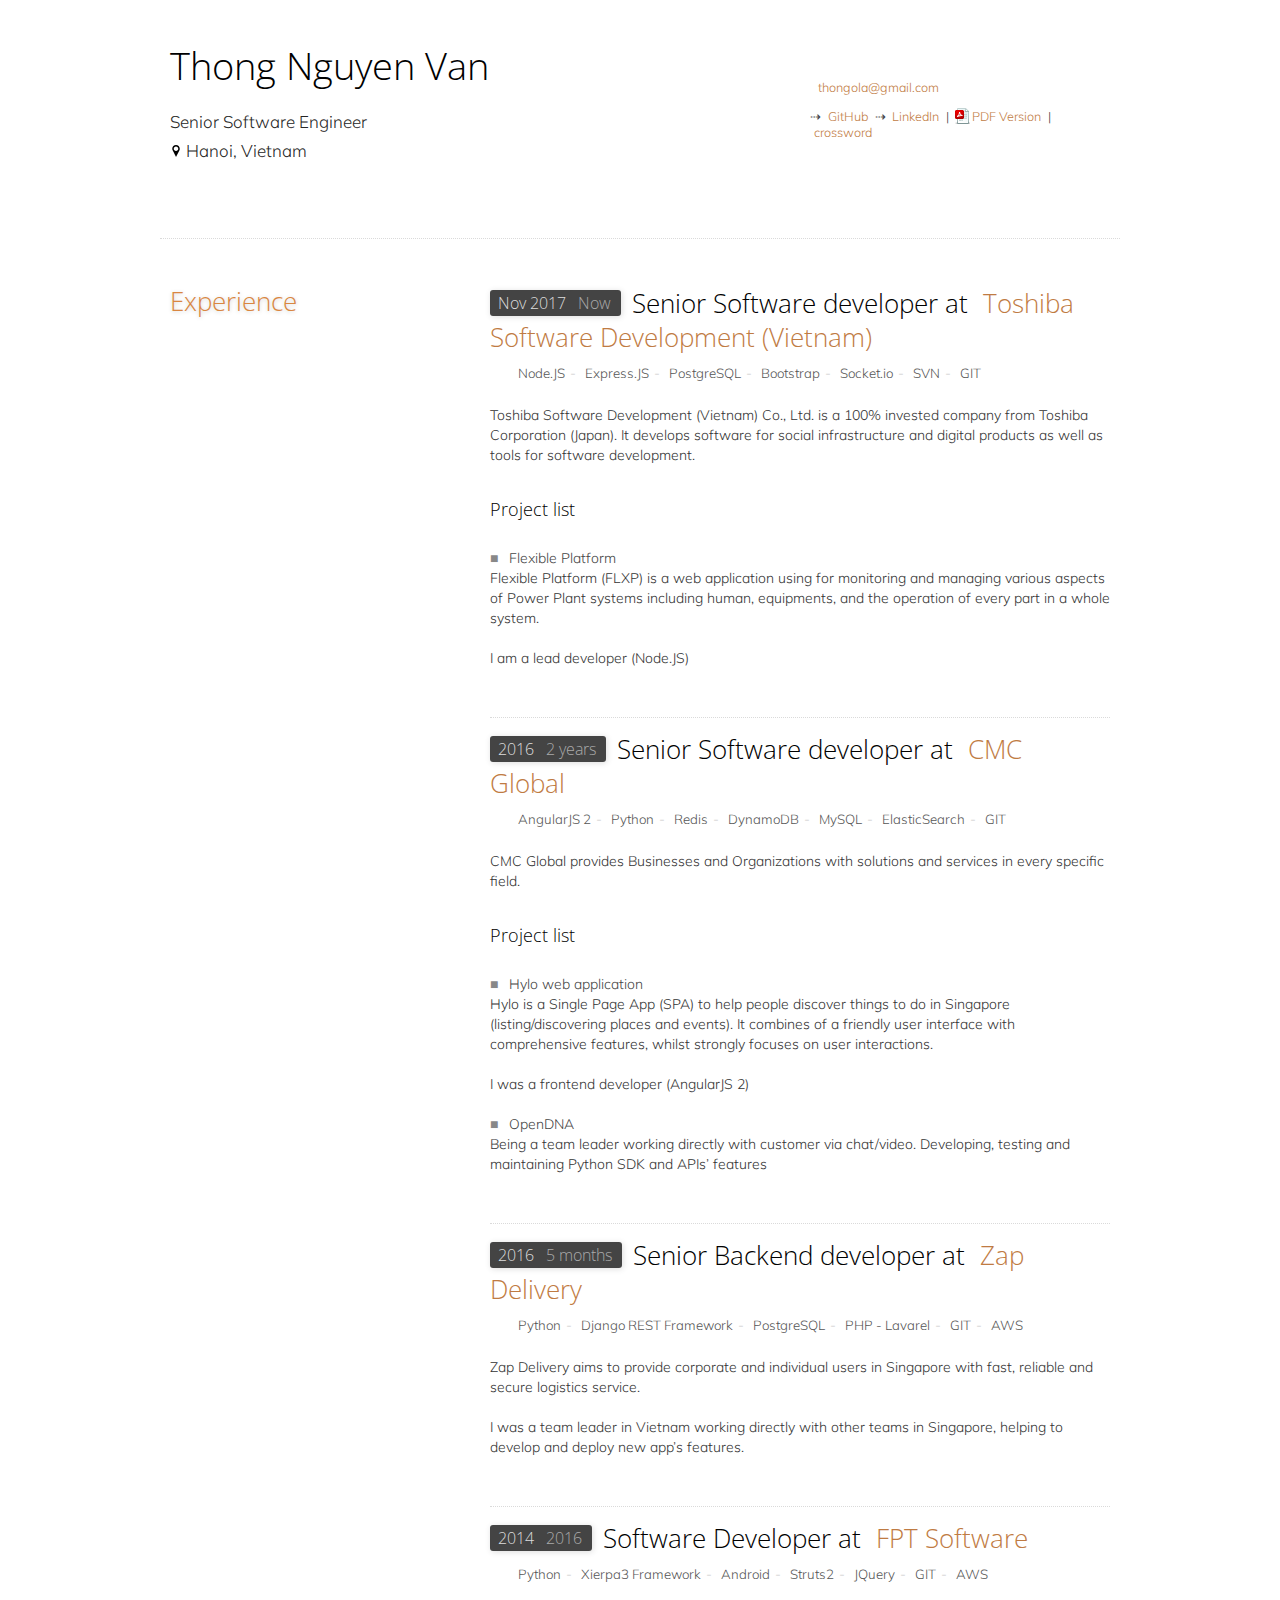
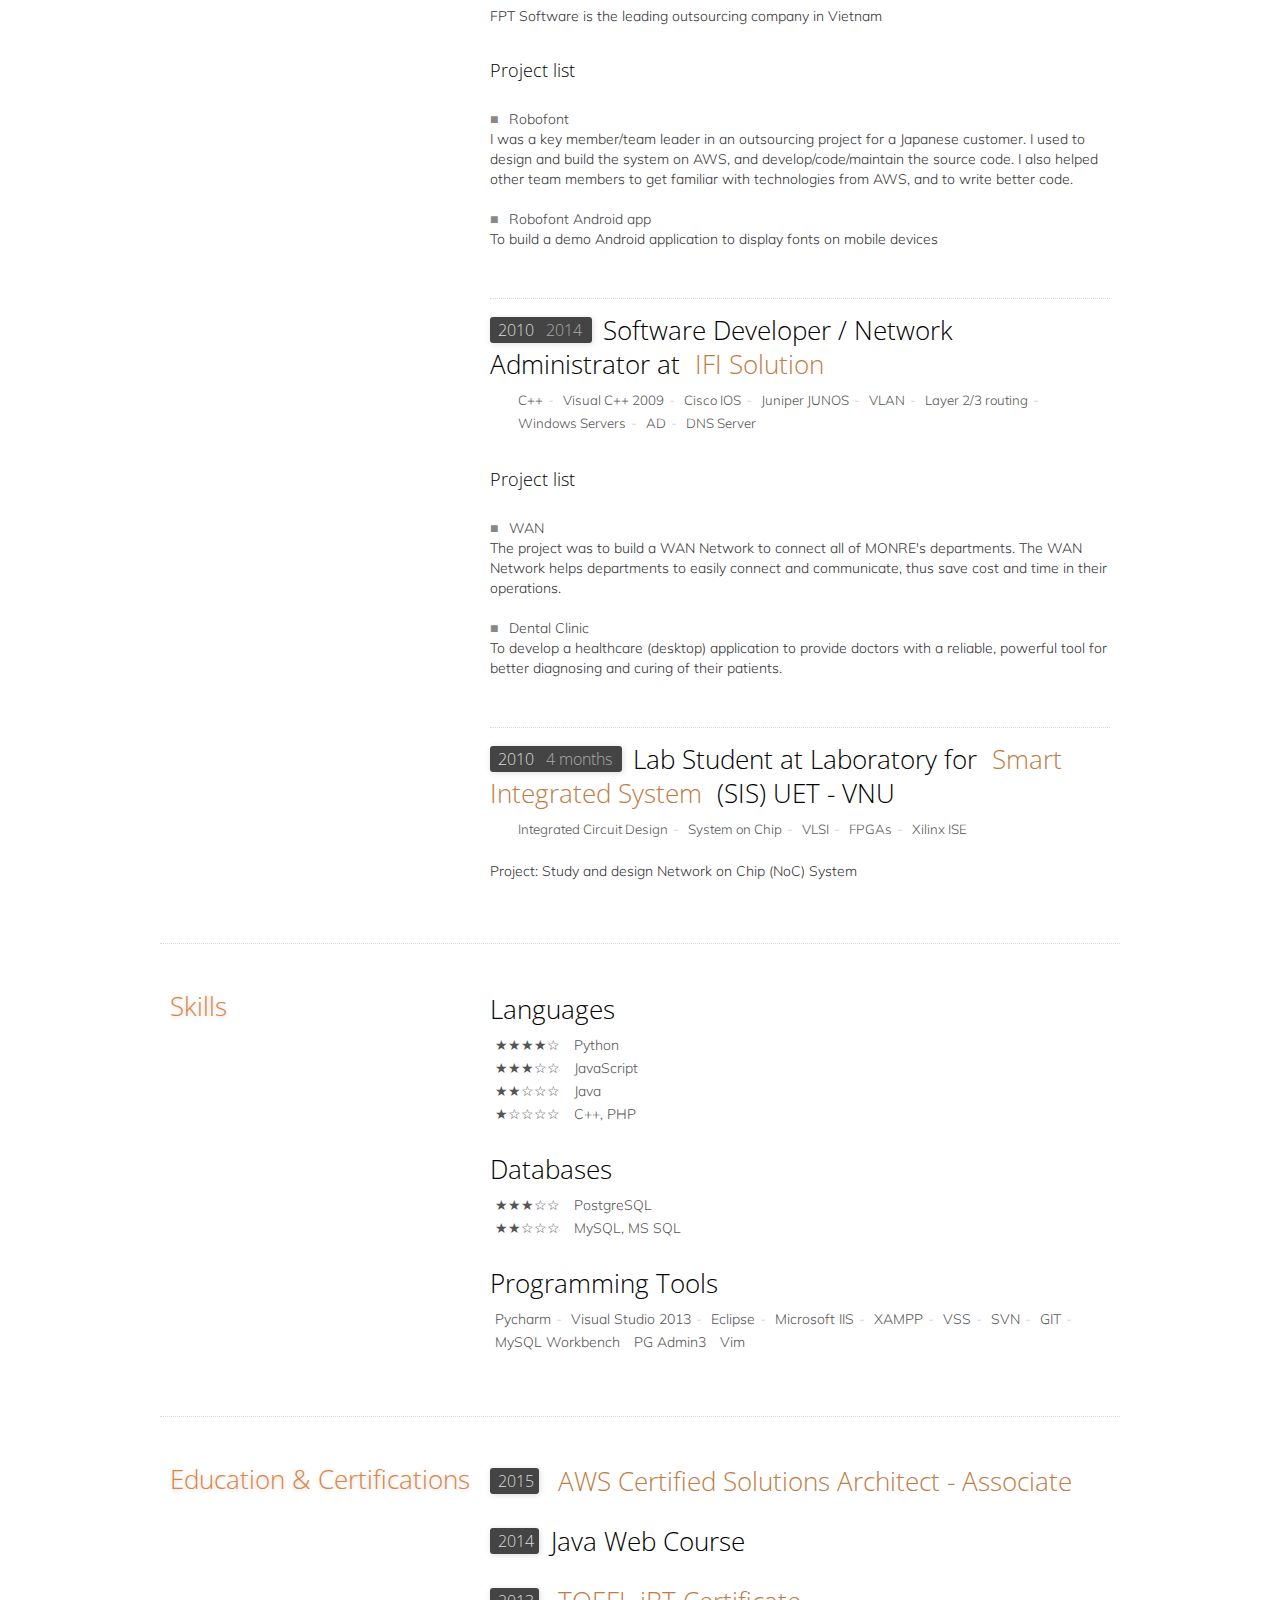
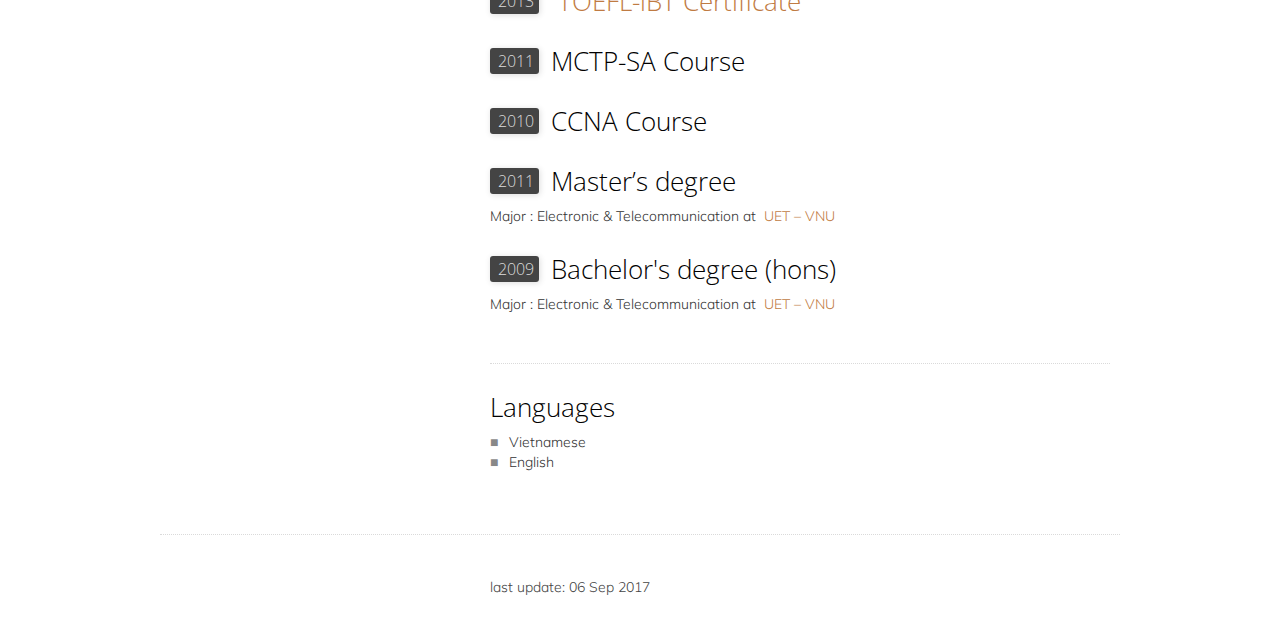
<file: index.html>
<!DOCTYPE html>
<html lang="en">
  <head>
    <meta charset="utf-8" />
    <title>CV - Thong Nguyen</title>
    <meta name="description" content="" />
    <meta name="author" content="Thong Nguyen" />
    <meta
      name="viewport"
      content="width=device-width, initial-scale=1, maximum-scale=1"
    />
    <link
      href="https://fonts.googleapis.com/css?family=Open+Sans:300"
      rel="stylesheet"
      type="text/css"
    />
    <link
      href="https://fonts.googleapis.com/css?family=Muli:300"
      rel="stylesheet"
      type="text/css"
    />
    <link rel="stylesheet" href="css/skeleton.css" />
    <link rel="stylesheet" href="css/layout.css" />
    <link rel="stylesheet" href="css/base.css" />
    <link rel="shortcut icon" href="images/favicon.ico?v=2" />
  </head>
  <body>
    <div class="container">
      <div class="row">
        <div class="two-thirds column myname">
          <h1 class="remove-bottom">Thong Nguyen Van</h1>
          <br />
          <div class="subheader">
            <span class="nowrap">Senior Software Engineer</span>
          </div>
          <div class="subheader">
            <span class="nowrap">
              <svg
                xmlns="http://www.w3.org/2000/svg"
                width="12px"
                height="12px"
                viewBox="0 0 512 512"
                enable-background="new 0 0 512 512"
              >
                <path
                  d="M256,0C167.641,0,96,71.625,96,160c0,24.75,5.625,48.219,15.672,69.125C112.234,230.313,256,512,256,512l142.594-279.375  C409.719,210.844,416,186.156,416,160C416,71.625,344.375,0,256,0z M256,256c-53.016,0-96-43-96-96s42.984-96,96-96  c53,0,96,43,96,96S309,256,256,256z"
                ></path>
              </svg>
              Hanoi, Vietnam</span
            >
          </div>
        </div>
        <div class="one-third column infos">
          <!--p>&nbsp;</p-->
          <p>&nbsp;</p>
          <p><a href="mailto:thongola@gmail.com">thongola@gmail.com</a></p>
          <span class="nowrap">⇢ </span
          ><a href="https://github.com/thongnv/"
            ><span class="scheme"></span>GitHub</a
          >
          <span class="noprint">⇢ </span
          ><a href="https://www.linkedin.com/in/thong-nguyen-5b601b29"
            ><span class="scheme"></span>LinkedIn</a
          >
          <span class="noprint">
            |
            <span class="nowrap"
              ><a
                class="pdf"
                href="https://thongnv.github.io/download/cv_thongnv.pdf"
                >PDF Version</a
              ></span
            ></span
          >
		  <span class="noprint">
            |
            <span class="nowrap"
              ><a
                href="./minigame/crossword/index.html"
                >crossword</a
              ></span
            ></span
          >
        </div>
      </div>

      <hr />

      <div class="row">
        <div class="one-third column">
          <h2>Experience <a id="experience" href="#experience">¶</a></h2>
        </div>

        <div class="two-thirds column" section="experience">
          <div class="experience-item">
            <h3>
              <span class="date"
                ><span>Nov 2017 <span class="duration">Now</span></span></span
              >
              Senior Software developer at
              <a href="http://www.toshiba-tsdv.com/" target="_blank"
                >Toshiba Software Development (Vietnam)</a
              >
            </h3>
            <ul>
              <li class="taglist">
                <span class="tag">Node.JS</span>-
                <span class="tag">Express.JS</span>-
                <span class="tag">PostgreSQL</span>-
                <span class="tag">Bootstrap</span>-
                <span class="tag">Socket.io</span>-
                <span class="tag">SVN</span>-
                <span class="tag">GIT</span>
                <div class="endtag"></div>
              </li>
            </ul>
            <p>
              Toshiba Software Development (Vietnam) Co., Ltd. is a 100%
              invested company from Toshiba Corporation (Japan). It develops
              software for social infrastructure and digital products as well as
              tools for software development.
            </p>

            <h4>Project list</h4>

            <br />
            <span class="square"></span> Flexible Platform
            <p>
              Flexible Platform (FLXP) is a web application using for monitoring
              and managing various aspects of Power Plant systems including
              human, equipments, and the operation of every part in a whole
              system.
            </p>
            <p>I am a lead developer (Node.JS)</p>
          </div>

          <hr />

          <div class="experience-item">
            <h3>
              <span class="date"
                ><span>2016 <span class="duration">2 years</span></span></span
              >
              Senior Software developer at
              <a href="http://cmcsoft.com/" target="_blank">CMC Global</a>
            </h3>
            <ul>
              <li class="taglist">
                <span class="tag">AngularJS 2</span>-
                <span class="tag">Python</span>- <span class="tag">Redis</span>-
                <span class="tag">DynamoDB</span>-
                <span class="tag">MySQL</span>-
                <span class="tag">ElasticSearch</span>-
                <span class="tag">GIT</span>
                <div class="endtag"></div>
              </li>
            </ul>
            <p>
              CMC Global provides Businesses and Organizations with solutions
              and services in every specific field.
            </p>

            <h4>Project list</h4>

            <br />
            <span class="square"></span> Hylo web application
            <p>
              Hylo is a Single Page App (SPA) to help people discover things to
              do in Singapore (listing/discovering places and events). It
              combines of a friendly user interface with comprehensive features,
              whilst strongly focuses on user interactions.
            </p>
            <p>I was a frontend developer (AngularJS 2)</p>

            <span class="square"></span> OpenDNA
            <p>
              Being a team leader working directly with customer via chat/video.
              Developing, testing and maintaining Python SDK and APIs’ features
            </p>
          </div>

          <hr />

          <div class="experience-item">
            <h3>
              <span class="date"
                ><span>2016 <span class="duration">5 months</span></span></span
              >
              Senior Backend developer at
              <a href="http://www.zap.delivery/" target="_blank"
                >Zap Delivery</a
              >
            </h3>
            <ul>
              <li class="taglist">
                <span class="tag">Python</span>-
                <span class="tag">Django REST Framework</span>-
                <span class="tag">PostgreSQL</span>-
                <span class="tag">PHP - Lavarel</span>-
                <span class="tag">GIT</span>-
                <span class="tag">AWS</span>
                <div class="endtag"></div>
              </li>
            </ul>
            <p>
              Zap Delivery aims to provide corporate and individual users in
              Singapore with fast, reliable and secure logistics service. <br />
            </p>
            <p>
              I was a team leader in Vietnam working directly with other teams
              in Singapore, helping to develop and deploy new app’s features.
            </p>
          </div>

          <hr />

          <div class="experience-item">
            <h3>
              <span class="date"
                ><span>2014 <span class="duration">2016</span></span></span
              >
              Software Developer at
              <a href="http://www.fpt-software.com/" target="_blank"
                >FPT Software</a
              >
            </h3>

            <ul>
              <li class="taglist">
                <span class="tag">Python</span>-
                <span class="tag">Xierpa3 Framework</span>-
                <span class="tag">Android</span>-
                <span class="tag">Struts2</span>-
                <span class="tag">JQuery</span>- <span class="tag">GIT</span>-
                <span class="tag">AWS</span>
                <div class="endtag"></div>
              </li>
            </ul>
            <p>FPT Software is the leading outsourcing company in Vietnam</p>
            <h4>Project list</h4>

            <br />
            <span class="square"></span> Robofont
            <p>
              I was a key member/team leader in an outsourcing project for a
              Japanese customer. I used to design and build the system on AWS,
              and develop/code/maintain the source code. I also helped other
              team members to get familiar with technologies from AWS, and to
              write better code.
            </p>

            <span class="square"></span> Robofont Android app
            <p>
              To build a demo Android application to display fonts on mobile
              devices
            </p>
          </div>

          <hr />

          <div class="experience-item">
            <h3>
              <span class="date"
                ><span>2010 <span class="duration">2014</span></span></span
              >
              Software Developer / Network Administrator at
              <a href="https://www.ifisolution.com/" target="_blank"
                >IFI Solution</a
              >
            </h3>
            <ul>
              <li class="taglist">
                <span class="tag">C++</span>-
                <span class="tag">Visual C++ 2009</span>-
                <span class="tag">Cisco IOS</span>-
                <span class="tag">Juniper JUNOS</span>-
                <span class="tag">VLAN</span>-
                <span class="tag">Layer 2/3 routing</span>-
                <span class="tag">Windows Servers</span>-
                <span class="tag">AD</span>-
                <span class="tag">DNS Server</span>
                <div class="endtag"></div>
              </li>
            </ul>

            <h4>Project list</h4>

            <br />
            <span class="square"></span> WAN
            <p>
              The project was to build a WAN Network to connect all of MONRE's
              departments. The WAN Network helps departments to easily connect
              and communicate, thus save cost and time in their operations.
            </p>

            <span class="square"></span> Dental Clinic
            <p>
              To develop a healthcare (desktop) application to provide doctors
              with a reliable, powerful tool for better diagnosing and curing of
              their patients.
            </p>

            <hr />
          </div>

          <div class="experience-item">
            <h3>
              <span class="date"
                ><span>2010 <span class="duration">4 months</span></span></span
              >
              Lab Student at Laboratory for
              <a
                href="http://www.e.uet.vnu.edu.vn/taxonomy/term/6/34/"
                target="_blank"
                >Smart Integrated System</a
              >
              (SIS) UET - VNU
            </h3>
            <ul>
              <li class="taglist">
                <span class="tag">Integrated Circuit Design</span>-
                <span class="tag">System on Chip</span>-
                <span class="tag">VLSI</span>- <span class="tag">FPGAs</span>-
                <span class="tag">Xilinx ISE</span>
                <div class="endtag"></div>
              </li>
            </ul>
            <p>Project: Study and design Network on Chip (NoC) System</p>
          </div>
        </div>
      </div>

      <hr />

      <div class="row" style="page-break-before: always">
        <div class="one-third column">
          <h2>Skills <a id="skills" href="#skills">¶</a></h2>
        </div>
        <div class="two-thirds column" section="skills">
          <h3>Languages</h3>
          <p class="taglist2">
            <span class="tag star-4">Python</span><br />
            <span class="tag star-3">JavaScript</span><br />
            <span class="tag star-2">Java</span><br />
            <span class="tag star-1">C++, PHP</span>
          </p>
          <div class="endtag"></div>

          <h3>Databases</h3>
          <p class="taglist2">
            <span class="tag star-3">PostgreSQL</span><br />
            <span class="tag star-2">MySQL, MS SQL</span><br />
          </p>
          <div class="endtag"></div>

          <h3>Programming Tools</h3>
          <p class="taglist2">
            <span class="tag">Pycharm</span>-
            <span class="tag">Visual Studio 2013</span>-
            <span class="tag">Eclipse</span>-
            <span class="tag">Microsoft IIS</span>-
            <span class="tag">XAMPP</span>- <span class="tag">VSS</span>-
            <span class="tag">SVN</span>- <span class="tag">GIT</span>-
            <span class="tag">MySQL Workbench</span>
            <span class="tag">PG Admin3</span>
            <span class="tag">Vim</span>
          </p>
          <div class="endtag"></div>
        </div>
      </div>

      <hr />

      <div class="row">
        <div class="one-third column">
          <h2>
            Education & Certifications <a id="education" href="#education">¶</a>
          </h2>
        </div>
        <div class="two-thirds column">
          <h3>
            <span class="date"><span>2015</span></span>
            <a
              href="https://drive.google.com/file/d/0B_-M6fo0JzawYXZmMFQwdVpmQjQ/view?usp=sharing"
              target="_blank"
            >
              AWS Certified Solutions Architect - Associate</a
            >
          </h3>

          <h3>
            <span class="date"><span>2014</span></span> Java Web Course
          </h3>
          <h3>
            <span class="date"><span>2013</span></span>
            <a
              href="https://drive.google.com/file/d/0B_-M6fo0JzawMmV5TTVUWFJ1TXM/view?usp=sharing"
              target="_blank"
            >
              TOEFL-iBT Certificate</a
            >
          </h3>
          <h3>
            <span class="date"><span>2011</span></span> MCTP-SA Course
          </h3>
          <h3>
            <span class="date"><span>2010</span></span> CCNA Course
          </h3>
          <h3>
            <span class="date"><span>2011</span></span> Master’s degree
          </h3>
          <p>
            Major : Electronic & Telecommunication at
            <a href="http://e.uet.vnu.edu.vn/" target="_blank">UET – VNU</a>
          </p>

          <h3>
            <span class="date"><span>2009</span></span> Bachelor's degree (hons)
          </h3>
          <p>
            Major : Electronic & Telecommunication at
            <a href="http://e.uet.vnu.edu.vn/" target="_blank">UET – VNU</a>
          </p>

          <hr />

          <h3>Languages</h3>
          <p>
            <span class="square"></span> Vietnamese
            <br />
            <span class="square"></span> English
            <br />
          </p>
        </div>
      </div>

      <hr />

      <div class="summary">
        <p>Thong Nguyen</p>
        <div class="toc">
          <a href="#experience">Experience</a>
          <a href="#skills">Technical skills</a>
          <a href="#education">Education</a>

          <hr />
          <a class="email" href="mailto:thongola@gmail.com"
            >thongola<span class="arobase">@</span>gmail.com</a
          >
        </div>
      </div>

      <div class="container footer noprint">
        <div class="row">
          <div class="one-third column">&nbsp;</div>
          <div class="two-thirds column">last update: 06 Sep 2017</div>
        </div>
      </div>
    </div>
  </body>
</html>
</file>
<file: css/skeleton.css>
/*
* Skeleton V1.2
* Copyright 2011, Dave Gamache
* www.getskeleton.com
* Free to use under the MIT license.
* http://www.opensource.org/licenses/mit-license.php
* 6/20/2012
*/


/* Table of Contents
==================================================
    #Base 960 Grid
    #Tablet (Portrait)
    #Mobile (Portrait)
    #Mobile (Landscape)
    #Clearing */



/* #Base 960 Grid
================================================== */

    .container                                  { position: relative; width: 960px; margin: 0 auto; padding: 0; }
    .container .column,
    .container .columns                         { float: left; display: inline; margin-left: 10px; margin-right: 10px; }
    .row                                        { margin-bottom: 20px; }

    /* Nested Column Classes */
    .column.alpha, .columns.alpha               { margin-left: 0; }
    .column.omega, .columns.omega               { margin-right: 0; }

    /* Base Grid */
    .container .one.column,
    .container .one.columns                     { width: 40px;  }
    .container .two.columns                     { width: 100px; }
    .container .three.columns                   { width: 160px; }
    .container .four.columns                    { width: 220px; }
    .container .five.columns                    { width: 280px; }
    .container .six.columns                     { width: 340px; }
    .container .seven.columns                   { width: 400px; }
    .container .eight.columns                   { width: 460px; }
    .container .nine.columns                    { width: 520px; }
    .container .ten.columns                     { width: 580px; }
    .container .eleven.columns                  { width: 640px; }
    .container .twelve.columns                  { width: 700px; }
    .container .thirteen.columns                { width: 760px; }
    .container .fourteen.columns                { width: 820px; }
    .container .fifteen.columns                 { width: 880px; }
    .container .sixteen.columns                 { width: 940px; }

    .container .one-third.column                { width: 300px; }
    .container .two-thirds.column               { width: 620px; }

    /* Offsets */
    .container .offset-by-one                   { padding-left: 60px;  }
    .container .offset-by-two                   { padding-left: 120px; }
    .container .offset-by-three                 { padding-left: 180px; }
    .container .offset-by-four                  { padding-left: 240px; }
    .container .offset-by-five                  { padding-left: 300px; }
    .container .offset-by-six                   { padding-left: 360px; }
    .container .offset-by-seven                 { padding-left: 420px; }
    .container .offset-by-eight                 { padding-left: 480px; }
    .container .offset-by-nine                  { padding-left: 540px; }
    .container .offset-by-ten                   { padding-left: 600px; }
    .container .offset-by-eleven                { padding-left: 660px; }
    .container .offset-by-twelve                { padding-left: 720px; }
    .container .offset-by-thirteen              { padding-left: 780px; }
    .container .offset-by-fourteen              { padding-left: 840px; }
    .container .offset-by-fifteen               { padding-left: 900px; }



/* #Tablet (Portrait)
================================================== */

    /* Note: Design for a width of 768px */

    @media only screen and (min-width: 768px) and (max-width: 959px) {
        .container                                  { width: 768px; }
        .container .column,
        .container .columns                         { margin-left: 10px; margin-right: 10px;  }
        .column.alpha, .columns.alpha               { margin-left: 0; margin-right: 10px; }
        .column.omega, .columns.omega               { margin-right: 0; margin-left: 10px; }
        .alpha.omega                                { margin-left: 0; margin-right: 0; }

        .container .one.column,
        .container .one.columns                     { width: 28px; }
        .container .two.columns                     { width: 76px; }
        .container .three.columns                   { width: 124px; }
        .container .four.columns                    { width: 172px; }
        .container .five.columns                    { width: 220px; }
        .container .six.columns                     { width: 268px; }
        .container .seven.columns                   { width: 316px; }
        .container .eight.columns                   { width: 364px; }
        .container .nine.columns                    { width: 412px; }
        .container .ten.columns                     { width: 460px; }
        .container .eleven.columns                  { width: 508px; }
        .container .twelve.columns                  { width: 556px; }
        .container .thirteen.columns                { width: 604px; }
        .container .fourteen.columns                { width: 652px; }
        .container .fifteen.columns                 { width: 700px; }
        .container .sixteen.columns                 { width: 748px; }

        .container .one-third.column                { width: 236px; }
        .container .two-thirds.column               { width: 492px; }

        /* Offsets */
        .container .offset-by-one                   { padding-left: 48px; }
        .container .offset-by-two                   { padding-left: 96px; }
        .container .offset-by-three                 { padding-left: 144px; }
        .container .offset-by-four                  { padding-left: 192px; }
        .container .offset-by-five                  { padding-left: 240px; }
        .container .offset-by-six                   { padding-left: 288px; }
        .container .offset-by-seven                 { padding-left: 336px; }
        .container .offset-by-eight                 { padding-left: 384px; }
        .container .offset-by-nine                  { padding-left: 432px; }
        .container .offset-by-ten                   { padding-left: 480px; }
        .container .offset-by-eleven                { padding-left: 528px; }
        .container .offset-by-twelve                { padding-left: 576px; }
        .container .offset-by-thirteen              { padding-left: 624px; }
        .container .offset-by-fourteen              { padding-left: 672px; }
        .container .offset-by-fifteen               { padding-left: 720px; }
    }


/*  #Mobile (Portrait)
================================================== */

    /* Note: Design for a width of 320px */

    @media only screen and (max-width: 767px) {
        .container { width: 300px; }
        .container .columns,
        .container .column { margin: 0; }

        .container .one.column,
        .container .one.columns,
        .container .two.columns,
        .container .three.columns,
        .container .four.columns,
        .container .five.columns,
        .container .six.columns,
        .container .seven.columns,
        .container .eight.columns,
        .container .nine.columns,
        .container .ten.columns,
        .container .eleven.columns,
        .container .twelve.columns,
        .container .thirteen.columns,
        .container .fourteen.columns,
        .container .fifteen.columns,
        .container .sixteen.columns,
        .container .one-third.column,
        .container .two-thirds.column  { width: 300px; }

        /* Offsets */
        .container .offset-by-one,
        .container .offset-by-two,
        .container .offset-by-three,
        .container .offset-by-four,
        .container .offset-by-five,
        .container .offset-by-six,
        .container .offset-by-seven,
        .container .offset-by-eight,
        .container .offset-by-nine,
        .container .offset-by-ten,
        .container .offset-by-eleven,
        .container .offset-by-twelve,
        .container .offset-by-thirteen,
        .container .offset-by-fourteen,
        .container .offset-by-fifteen { padding-left: 0; }

    }


/* #Mobile (Landscape)
================================================== */

    /* Note: Design for a width of 480px */

    @media only screen and (min-width: 480px) and (max-width: 767px) {
        .container { width: 420px; }
        .container .columns,
        .container .column { margin: 0; }

        .container .one.column,
        .container .one.columns,
        .container .two.columns,
        .container .three.columns,
        .container .four.columns,
        .container .five.columns,
        .container .six.columns,
        .container .seven.columns,
        .container .eight.columns,
        .container .nine.columns,
        .container .ten.columns,
        .container .eleven.columns,
        .container .twelve.columns,
        .container .thirteen.columns,
        .container .fourteen.columns,
        .container .fifteen.columns,
        .container .sixteen.columns,
        .container .one-third.column,
        .container .two-thirds.column { width: 420px; }
    }


/* #Clearing
================================================== */

    /* Self Clearing Goodness */
    .container:after { content: "\0020"; display: block; height: 0; clear: both; visibility: hidden; }

    /* Use clearfix class on parent to clear nested columns,
    or wrap each row of columns in a <div class="row"> */
    .clearfix:before,
    .clearfix:after,
    .row:before,
    .row:after {
      content: '\0020';
      display: block;
      overflow: hidden;
      visibility: hidden;
      width: 0;
      height: 0; }
    .row:after,
    .clearfix:after {
      clear: both; }
    .row,
    .clearfix {
      zoom: 1; }

    /* You can also use a <br class="clear" /> to clear columns */
    .clear {
      clear: both;
      display: block;
      overflow: hidden;
      visibility: hidden;
      width: 0;
      height: 0;
    }
</file>
<file: css/layout.css>
/*
* Skeleton V1.2
* Copyright 2011, Dave Gamache
* www.getskeleton.com
* Free to use under the MIT license.
* http://www.opensource.org/licenses/mit-license.php
* 6/20/2012
*/

/* Table of Content
==================================================
	#Site Styles
	#Page Styles
	#Media Queries
	#Font-Face */

/* #Site Styles
================================================== */

/* #Page Styles
================================================== */

/* #Media Queries
================================================== */

	/* Smaller than standard 960 (devices and browsers) */
	@media only screen and (max-width: 959px) {}

	/* Tablet Portrait size to standard 960 (devices and browsers) */
	@media only screen and (min-width: 768px) and (max-width: 959px) {}

	/* All Mobile Sizes (devices and browser) */
	@media only screen and (max-width: 767px) {}

	/* Mobile Landscape Size to Tablet Portrait (devices and browsers) */
	@media only screen and (min-width: 480px) and (max-width: 767px) {}

	/* Mobile Portrait Size to Mobile Landscape Size (devices and browsers) */
	@media only screen and (max-width: 479px) {}


/* #Font-Face
================================================== */
/* 	This is the proper syntax for an @font-face file
		Just create a "fonts" folder at the root,
		copy your FontName into code below and remove
		comment brackets */

/*	@font-face {
	    font-family: 'FontName';
	    src: url('../fonts/FontName.eot');
	    src: url('../fonts/FontName.eot?iefix') format('eot'),
	         url('../fonts/FontName.woff') format('woff'),
	         url('../fonts/FontName.ttf') format('truetype'),
	         url('../fonts/FontName.svg#webfontZam02nTh') format('svg');
	    font-weight: normal;
	    font-style: normal; }
*/
</file>
<file: css/base.css>
/*
* Skeleton V1.2
* Copyright 2011, Dave Gamache
* www.getskeleton.com
* Free to use under the MIT license.
* http://www.opensource.org/licenses/mit-license.php
* 6/20/2012
*/


/* Table of Content
==================================================
	#Reset & Basics
	#Basic Styles
	#Site Styles
	#Typography
	#Links
	#Lists
	#Images
	#Buttons
	#Forms
	#Misc */


/* #Reset & Basics (Inspired by E. Meyers)
================================================== */
	html, body {
		font-family: "Open Sans", "Georgia", "Times New Roman", serif;
		font-size: 13px;
		line-height: 1.4em;
	}
	html, body, div, span, applet, object, iframe, h1, h2, h3, h4, h5, h6,
	p, blockquote, pre, a, abbr, acronym, address, big, cite, code, del, dfn, em,
	img, ins, kbd, q, s, samp, small, strike, strong, sub, sup, tt, var, b, u, i, center,
	dl, dt, dd, ol, ul, li, fieldset, form, label, legend, table, caption,
	tbody, tfoot, thead, tr, th, td, article, aside, canvas, details, embed,
	figure, figcaption, footer, header, hgroup, menu, nav, output, ruby, section, summary,
	time, mark, audio, video {
		margin: 0;
		padding: 0;
		border: 0;
		vertical-align: baseline; }
	article, aside, details, figcaption, figure, footer, header, hgroup, menu, nav, section {
		display: block; }
	body {
		line-height: 1.3; }
	ol, ul {
		list-style: none; }
	blockquote, q {
		quotes: none; }
	blockquote:before, blockquote:after,
	q:before, q:after {
		content: '';
		content: none; }
	table {
		border-collapse: collapse;
		border-spacing: 0; }


/* #Basic Styles
================================================== */
	body {
		background: #fff;
		/*font: 14px/21px "Muli", "Open Sans", "HelveticaNeue", "Helvetica Neue", Helvetica, Arial, sans-serif;*/
		font: 14px/20px "Muli", "Open Sans", "HelveticaNeue", "Helvetica Neue", Helvetica, Arial, sans-serif;
		font-weight: 300;
		color: #444;
		-webkit-font-smoothing: antialiased; /* Fix for webkit rendering */
		-webkit-text-size-adjust: 100%;
 }


/* #Typography
================================================== */
	h1, h2, h3, h4, h5, h6 {
		color: black;
		font-family: "Open Sans", "Georgia", "Times New Roman", serif;
		font-weight: 300; }
	h4, h5, h6 {
		font-weight: 300;
		font-size: 13px;
	}
	h2 {
		color: #bf7b43;
		color: #D98641;
		text-shadow: 0 1px 4px #ccc;
		font-size: 16px;
	}
	h2 a {
		text-shadow: none;
	}
	h5 {
		color: #252525;
	}
	h1 a, h2 a, h3 a, h4 a, h5 a, h6 a { font-weight: inherit; }
	h1 { font-size: 38px; line-height: 50px; margin-bottom: 14px;}
	h2 { font-size: 26px; line-height: 40px; margin-bottom: 10px; }
	h3 { font-size: 26px; line-height: 34px; margin-bottom: 8px; }
	h4 { font-size: 18px; line-height: 30px; margin-bottom: 4px; }
	h5 { font-size: 15px; line-height: 24px; }
	h6 { font-size: 14px; line-height: 21px; }
	.subheader {
		font-size: 17px; line-height: 24px; color: #252525;
		padding-left: 0em;
	}

	p { margin: 0 0 20px 0; }
	p img { margin: 0; }
	p.lead { font-size: 21px; line-height: 27px; color: #777;  }

	em { font-style: italic; }
	strong { font-weight: bold; color: #333; }
	small { font-size: 80%; }

/*	Blockquotes  */
	blockquote, blockquote p { font-size: 17px; line-height: 24px; color: #777; font-style: italic; }
	blockquote { margin: 0 0 20px; padding: 9px 20px 0 19px; border-left: 1px solid #ddd; }
	blockquote cite { display: block; font-size: 12px; color: #555; }
	blockquote cite:before { content: "\2014 \0020"; }
	blockquote cite a, blockquote cite a:visited, blockquote cite a:visited { color: #555; }

	hr { border: dotted #dadada; border-width: 1px 0 0; clear: both; margin: 10px 0 30px; height: 0; }


/* #Links
================================================== */
	a, a:visited { text-decoration: underline; outline: 0; }
	a:hover, a:focus { }
	p a, p a:visited { line-height: inherit; }


/* #Lists
================================================== */
	ul, ol { margin-bottom: 20px; }
	ul { list-style: none outside; }
	ol { list-style: decimal; }
	ol, ul.square, ul.circle, ul.disc { margin-left: 30px; }
	ul.square { list-style: square outside; }
	ul.circle { list-style: circle outside; }
	ul.disc { list-style: disc outside; }
	ul ul, ul ol,
	ol ol, ol ul { margin: 4px 0 5px 30px; font-size: 95%;  }
	ul ul li, ul ol li,
	ol ol li, ol ul li { margin-bottom: 6px; }
	li { /*line-height: 1.3em;*/ margin-bottom: 12px; }
	ul.large li { line-height: 1.3em; }
	li p { line-height: 1.3em; }

/* #Images
================================================== */

	img.scale-with-grid {
		max-width: 100%;
		height: auto; }


/* #Buttons
================================================== */

	.button,
	button,
	input[type="submit"],
	input[type="reset"],
	input[type="button"] {
		background: #eee; /* Old browsers */
		background: #eee -moz-linear-gradient(top, rgba(255,255,255,.2) 0%, rgba(0,0,0,.2) 100%); /* FF3.6+ */
		background: #eee -webkit-gradient(linear, left top, left bottom, color-stop(0%,rgba(255,255,255,.2)), color-stop(100%,rgba(0,0,0,.2))); /* Chrome,Safari4+ */
		background: #eee -webkit-linear-gradient(top, rgba(255,255,255,.2) 0%,rgba(0,0,0,.2) 100%); /* Chrome10+,Safari5.1+ */
		background: #eee -o-linear-gradient(top, rgba(255,255,255,.2) 0%,rgba(0,0,0,.2) 100%); /* Opera11.10+ */
		background: #eee -ms-linear-gradient(top, rgba(255,255,255,.2) 0%,rgba(0,0,0,.2) 100%); /* IE10+ */
		background: #eee linear-gradient(top, rgba(255,255,255,.2) 0%,rgba(0,0,0,.2) 100%); /* W3C */
	  border: 1px solid #aaa;
	  border-top: 1px solid #ccc;
	  border-left: 1px solid #ccc;
	  -moz-border-radius: 3px;
	  -webkit-border-radius: 3px;
	  border-radius: 3px;
	  color: #444;
	  display: inline-block;
	  font-size: 11px;
	  font-weight: bold;
	  text-decoration: none;
	  text-shadow: 0 1px rgba(255, 255, 255, .75);
	  cursor: pointer;
	  margin-bottom: 20px;
	  line-height: normal;
	  padding: 8px 10px;
	  font-family: "HelveticaNeue", "Helvetica Neue", Helvetica, Arial, sans-serif; }

	.button:hover,
	button:hover,
	input[type="submit"]:hover,
	input[type="reset"]:hover,
	input[type="button"]:hover {
		color: #222;
		background: #ddd; /* Old browsers */
		background: #ddd -moz-linear-gradient(top, rgba(255,255,255,.3) 0%, rgba(0,0,0,.3) 100%); /* FF3.6+ */
		background: #ddd -webkit-gradient(linear, left top, left bottom, color-stop(0%,rgba(255,255,255,.3)), color-stop(100%,rgba(0,0,0,.3))); /* Chrome,Safari4+ */
		background: #ddd -webkit-linear-gradient(top, rgba(255,255,255,.3) 0%,rgba(0,0,0,.3) 100%); /* Chrome10+,Safari5.1+ */
		background: #ddd -o-linear-gradient(top, rgba(255,255,255,.3) 0%,rgba(0,0,0,.3) 100%); /* Opera11.10+ */
		background: #ddd -ms-linear-gradient(top, rgba(255,255,255,.3) 0%,rgba(0,0,0,.3) 100%); /* IE10+ */
		background: #ddd linear-gradient(top, rgba(255,255,255,.3) 0%,rgba(0,0,0,.3) 100%); /* W3C */
	  border: 1px solid #888;
	  border-top: 1px solid #aaa;
	  border-left: 1px solid #aaa; }

	.button:active,
	button:active,
	input[type="submit"]:active,
	input[type="reset"]:active,
	input[type="button"]:active {
		border: 1px solid #666;
		background: #ccc; /* Old browsers */
		background: #ccc -moz-linear-gradient(top, rgba(255,255,255,.35) 0%, rgba(10,10,10,.4) 100%); /* FF3.6+ */
		background: #ccc -webkit-gradient(linear, left top, left bottom, color-stop(0%,rgba(255,255,255,.35)), color-stop(100%,rgba(10,10,10,.4))); /* Chrome,Safari4+ */
		background: #ccc -webkit-linear-gradient(top, rgba(255,255,255,.35) 0%,rgba(10,10,10,.4) 100%); /* Chrome10+,Safari5.1+ */
		background: #ccc -o-linear-gradient(top, rgba(255,255,255,.35) 0%,rgba(10,10,10,.4) 100%); /* Opera11.10+ */
		background: #ccc -ms-linear-gradient(top, rgba(255,255,255,.35) 0%,rgba(10,10,10,.4) 100%); /* IE10+ */
		background: #ccc linear-gradient(top, rgba(255,255,255,.35) 0%,rgba(10,10,10,.4) 100%); /* W3C */ }

	.button.full-width,
	button.full-width,
	input[type="submit"].full-width,
	input[type="reset"].full-width,
	input[type="button"].full-width {
		width: 100%;
		padding-left: 0 !important;
		padding-right: 0 !important;
		text-align: center; }

	/* Fix for odd Mozilla border & padding issues */
	button::-moz-focus-inner,
	input::-moz-focus-inner {
    border: 0;
    padding: 0;
	}


/* #Forms
================================================== */

	form {
		margin-bottom: 20px; }
	fieldset {
		margin-bottom: 20px; }
	input[type="text"],
	input[type="password"],
	input[type="email"],
	textarea,
	select {
		border: 1px solid #ccc;
		padding: 6px 4px;
		outline: none;
		-moz-border-radius: 2px;
		-webkit-border-radius: 2px;
		border-radius: 2px;
		font: 13px "HelveticaNeue", "Helvetica Neue", Helvetica, Arial, sans-serif;
		color: #777;
		margin: 0;
		width: 210px;
		max-width: 100%;
		display: block;
		margin-bottom: 20px;
		background: #fff; }
	select {
		padding: 0; }
	input[type="text"]:focus,
	input[type="password"]:focus,
	input[type="email"]:focus,
	textarea:focus {
		border: 1px solid #aaa;
 		color: #444;
 		-moz-box-shadow: 0 0 3px rgba(0,0,0,.2);
		-webkit-box-shadow: 0 0 3px rgba(0,0,0,.2);
		box-shadow:  0 0 3px rgba(0,0,0,.2); }
	textarea {
		min-height: 60px; }
	label,
	legend {
		display: block;
		font-weight: bold;
		font-size: 13px;  }
	select {
		width: 220px; }
	input[type="checkbox"] {
		display: inline; }
	label span,
	legend span {
		font-weight: normal;
		font-size: 13px;
		color: #444; }

/* #Misc
================================================== */
	.remove-bottom { margin-bottom: 0 !important; }
	.half-bottom { margin-bottom: 10px !important; }
	.add-bottom { margin-bottom: 20px !important; }

	h1 {
		margin-top: 40px;
	}
	.myname {
		padding-bottom: 2em;
	}
	.myname .scheme {
		display:none;
	}
	.infos {
		margin-top: 50px;
		font-size: 90%;
		line-height: 1.3em;
		display:none;
	}
	.infos .contact {
		padding-left: 0.6em;
		font-size: 110%;
	}
	.infos p {
		margin-bottom: 1em;
		padding-left: 0.3em;
	}
	/*.column .h3:not(:first-child) {*/
	.column h3 {
		margin-top: 1em;
	}
	.column h3:first-child {
		margin-top: 0.2em;
	}
	.column h4 {
		padding-top: 0.5em;
	}
	.column h4:first-child {
		padding-top: 0;
	}

	h3 .date {
		vertical-align:top;
		color: #888;
		padding-top: 2px;
		font-size: 16px;
		margin-right: 0.3em;
	}
	h3 .date span {
		background-color: #444;
		border-radius: 3px;
		padding: 2px 0.5em;
		padding-right: 0.3em;
		color: #ddd;
		box-shadow: 1px 1px 6px #ddd;
	}
	h3 .date .duration {
		color: #aaa;
		box-shadow: none;
	}
	p {
		color: #333;
	}
	hr {
		margin-top: 3em;
		margin-bottom: 3em;
	}
	a {
		text-decoration: none;
		padding: 1px 0.3em;
		border-radius: 2px;
		color: #bf7b43;
	}
	a:hover {
		background-color:	rgb(214, 141, 76);
		color: white !important;
		box-shadow: 1px 1px 6px #ddd;
	}
	h2 a {
		color: white;
	}
	a img {
		border: 1px solid #555;
	}
	a:hover img {
		background-color:	rgb(214, 141, 76);
	}
	.right {
		text-align: right;
	}

	.column hr {
		margin: 1em 0 1em 0;
		margin-top: 3.5em;
	}

	.exp-projects {
		background: url('../images/projects.png') left center no-repeat;
		padding-left: 40px;
	}
	.exp-education {
		background: url('../images/education.png') left center no-repeat;
		padding-left: 40px;
	}
	ul li ul {
		list-style-type: square;
	}
	ul li ul li {
		color: #333;
		padding-right: 2em;
	}
	ul li ul li span {
		color: #333;
		padding-left: 0.3em;
	}
	p + ul li ul {
		margin-top: 0;
		padding-top: 0;
		padding-bottom: 0.6em;
	}

	.screenshot {
		border-radius: 5px;
		width: 128px;
		box-shadow: 1px 1px 6px #ddd;
		margin: 1px 2px;
		border: 1px solid #555;
		float: right;
		cursor: zoom-in;
	}
	abbr {
		border: 1px dotted #555;
		border-left-style: none;
		border-top-style: none;
		border-right-style: none;
		cursor: help;
	}
	.screenshot:hover {
		border-color: #bf7b43;
		border: 1px solid #bf7b43;
		box-shadow: 1px 1px 6px #aaa;
		opacity: 0.7;
	}
	.taglist {
		clear: both;
		background-repeat: no-repeat;
		background-position: left 4px;
		padding-left: 23px;
		color: #ccc;
	}
	.taglist2 {
		clear: both;
		color: #ccc;
	}
	.tag {
		display: inline-block;
		padding: 2px 5px;
		padding-top: 1px;
		border-radius: 2px;
		white-space:nowrap;
		color: #555;
	}
	li .tag {
		font-size: 95%;
	}
	.tag + .tag:before {
	}
	.tagtitle {
		padding: 1px 4px;
		/*border: 1px solid #dadada;*/
		border-radius: 2px;
		white-space:nowrap;
		color: #000;
		float: left;
		margin: 1px 1px;
	}

	.tag b {
		color: black;
		color: #666;
		font-weight: bold;
	}
	.tag:hover {
		box-shadow: 1px 1px 6px #ccc;
		border-color: #ccc;
		background-color: #555;
		color: #eee;
	}
	.tag:hover b {
		color: #ddd;
	}
	.endtag {
		clear: left;
	}
	.summary {
		background-color: black;
		position: fixed;
		top: 0;
		bottom: 0;
		left: 0;
		width: 200px;
		color: #eee;
		padding: 3.5em 0px;
		font-size: 18px;
	}
	.summary p {
		color: #eee;
		line-height: 1.3em;
		padding: 0 20px;
		margin: 0;
		margin-bottom: 0.5em;
	}
	.summary .addr {
		color: #aaa;
		font-size: 13px;
	}
	.summary .mail {
		font-size: 13px;
	}
	.summary .toc {
		padding: 0.5em 0px;
		margin-bottom: 2em;
	}
	.summary a:hover {
		background-color: #333;
		color: white !important;
		box-shadow: none;
	}
	.summary a {
		display: block;
		border-radius: 0;
		padding-left: 0;
	}
	.summary .toc a {
		display: block;
		color: #eee !Important;
		font-size: 12px;
		border-radius: 0;
		padding-left: 22px;
		text-transform: uppercase;
		letter-spacing:1px;
	}
	.summary .toc .email {
		margin-bottom: 0.4em;
		color: #E8822E !important;
	}
	.summary .toc .email .arobase {
		color: #9d5921 !important;
		padding-left: 0.1em;
		padding-right: 0.1em;
	}
	.summary hr {
		border-color: #333;
		margin: 1.7em 10px;
		margin-right: 20px;
	}
	footer {
		padding: 6em 2em ;
		margin: 10em 2em;
	}
	.star-5:before {
		content: "★★★★★";
		padding-right: 1em;
	}
	.star-4:before {
		content: "★★★★☆";
		padding-right: 1em;
	}
	.star-3:before {
		content: "★★★☆☆";
		padding-right: 1em;
	}
	.star-2:before {
		content: "★★☆☆☆";
		padding-right: 1em;
	}
	.star-1:before {
		content: "★☆☆☆☆";
		padding-right: 1em;
	}
	.star-1:before {
		content: "★☆☆☆☆";
		padding-right: 1em;
	}

	.nowrap {
		white-space: nowrap;
	}
	.logo {
		width: 48px;
		float: left;
		margin-right: 1em;
		border-radius: 4px;
		padding: 2px 4px;
		opacity: 0.9;
		background-color: white;
	}
	.square:before {
		color: #888;
		content: "\25A0";
		padding-right: 0.5em;
	}
	.pdf {
		background-image: url('../images/pdf.png');
		background-position: 2px center;
		background-repeat: no-repeat;
		padding-left: 20px;
	}
	@media only screen and (max-width: 1450px) {
		.summary {
			display: none;
		}
		.infos {
			display: block;
		}
	}
	@page {
		margin: 1.5cm 1cm 1.5cm 1cm;
	}
@media print and (color) {
* {
	-webkit-print-color-adjust: exact;
	print-color-adjust: exact;
}
}

h4 {
	font-weight: 300;
}
.print-only {
	display: none;
}
.vert-space {
	padding-top: 14em;
}


	@media print {
		.summary, .logo, .noprint {
			display: none;
		}
		.print-only {
			display: block;
		}
		body {
			font-size: 14pt;
			line-height: 1.3em !important;
			text-shadow: none !important;
			margin: 0 !important;
			padding: 0 !important;
		}
		.myname .scheme {
			display: inline;
		}
		li {
			line-height: 1.3em !important;
		}
		hr {
			border-style: none;
			margin-bottom: 2cm;
			margin-top: 2cm;
		}
		li .tag {
			font-size: 100%;
		}
		ul li ul li span {
		}
		h3 {
			font-size: 20pt !important;
		}
		div[section="experience"] h3 {
			padding-top: 1.5em;
		}
		div[section=""]
		h1 {
			margin-top: 0;
		}
		h3 span.date {
			font-size: 16pt;
			padding-right: 0.5em;
		}
		h4 {
			font-size: 20pt !important;
			padding-bottom: 0.5em;
			padding-top: 0.6em;
		}
		h2 {
			font-size: 18pt !important;
			padding-left: 0 !important;
			margin-left: 0 !important;
			text-shadow: none !important;
		}
		h2 a {
			display: none;
		}
		.subheader {
			font-size: 15pt;
		}
		.column {
			padding: 0 !important;
			margin:  0 !important;
		}
		.column h3 {
			margin-top: 1cm !important;
		}
		.column h3 .date span {
			box-shadow: none !important;
			border-radius: 4px;
		}
		.screenshot {
			box-shadow: none !important;
			display: none;
		}
		.column h3:first-child {
			margin-top: 2pt !important;
			padding-top: 0 !important;
		}
		div[section="experience"] h3 {
			padding-top: 0;
		}
		.column h4 {
			padding-top: 1cm !important;
		}
		.column h3 + h4 {
			padding-top: 0 !important;
		}
		a {
			color: black !important;
		}
		p, li {
			text-align: left;
			color: black !important;
		}
		.tag {
			color: black !important;
		}
		.infos {
			padding-top: 4mm !important;
		}
		.row {
			clear: both;
			padding: 0 !important;
			margin: 0 !important;
			display: table;
			width: 100% !important;
			border-collapse: collapse;
			border-spacing: 0;
			vertical-align: top;
			left: 0;
		}
		.container {
			padding:0 !important;
			margin: 0 !important;
		}
		.one-third.column:not(.infos) {
			width: 3.8cm !important;
			display: table-cell !important;
			padding: 0 !important;
			margin: 0 !important;
			float: left;
			vertical-align: top;
		}
		.two-thirds.column:not(.myname) {
			margin: 0;
			display: table-cell !important;
			padding: 0 !important;
			width: 23cm !important;
			float: none;
			width: 100%;
			vertical-align: top;
		}
	}

.subheader {
	padding-bottom: 0.3em;
}
</file>
